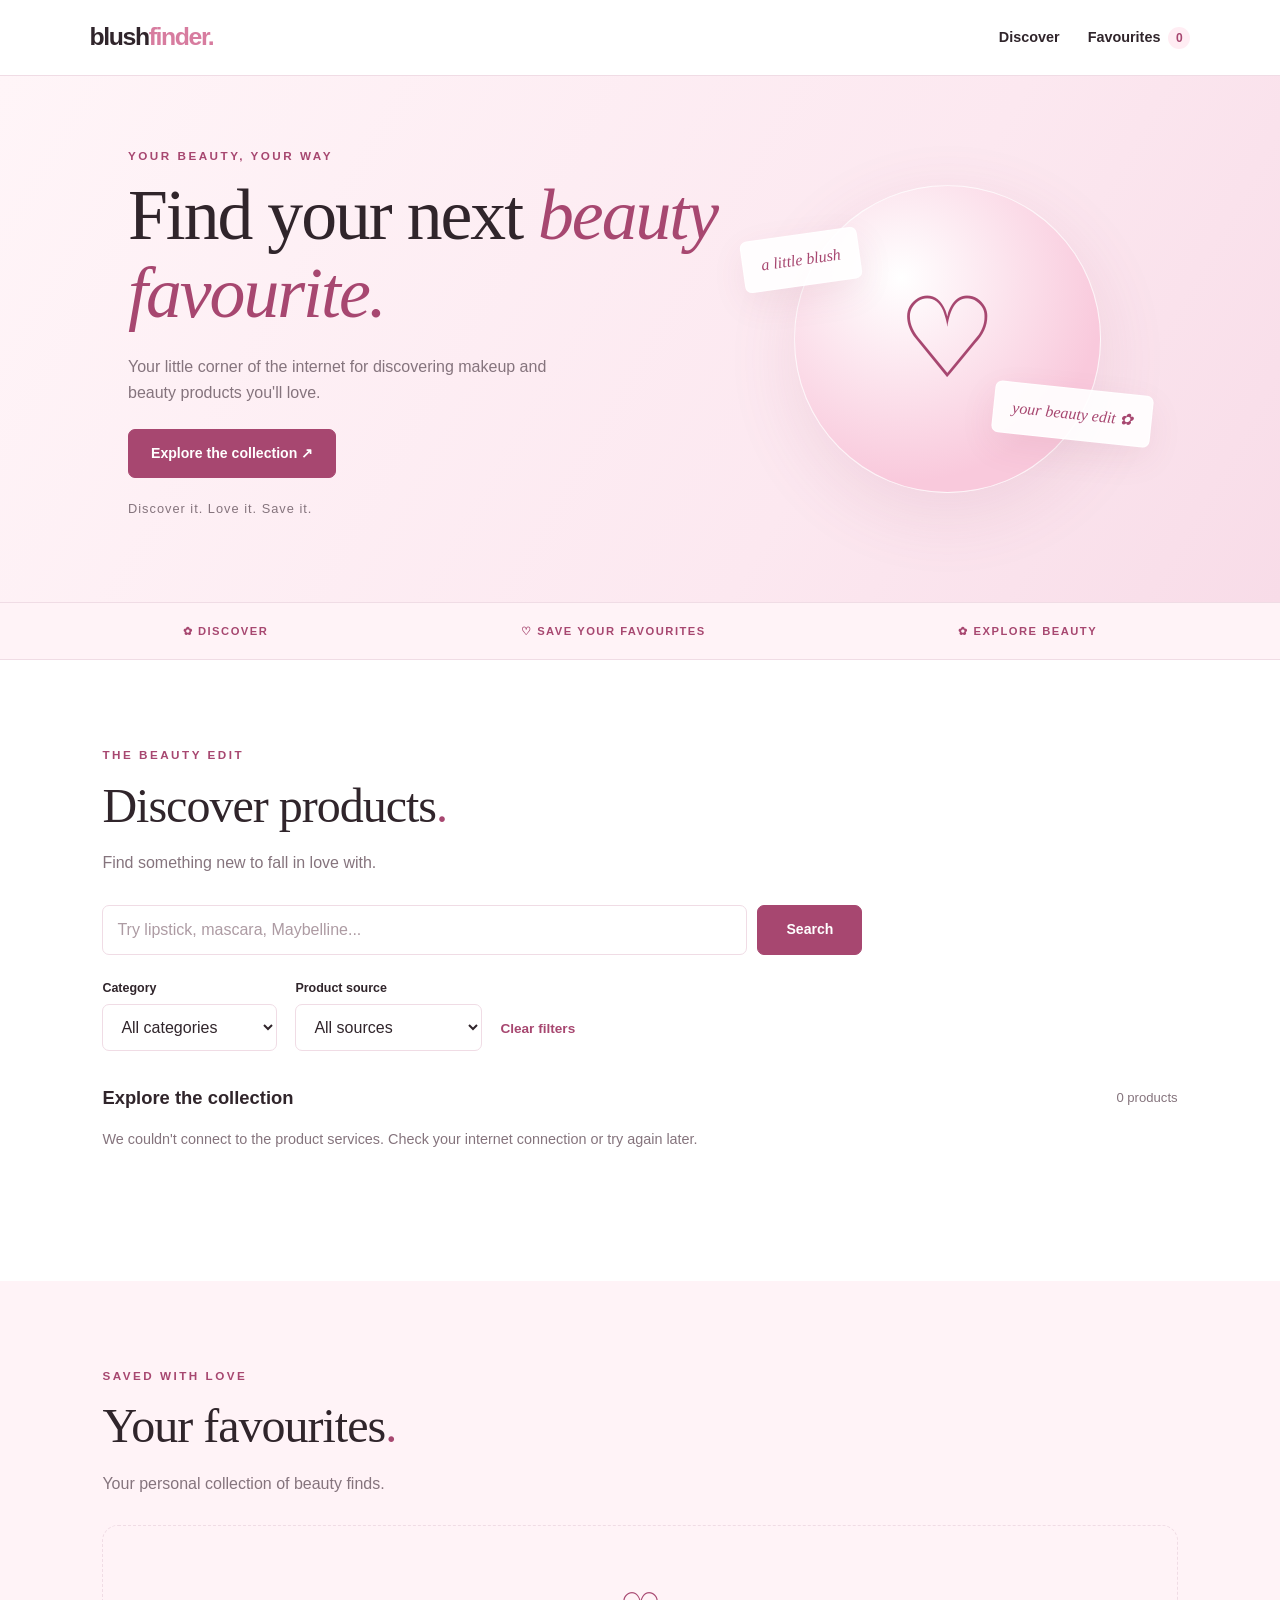
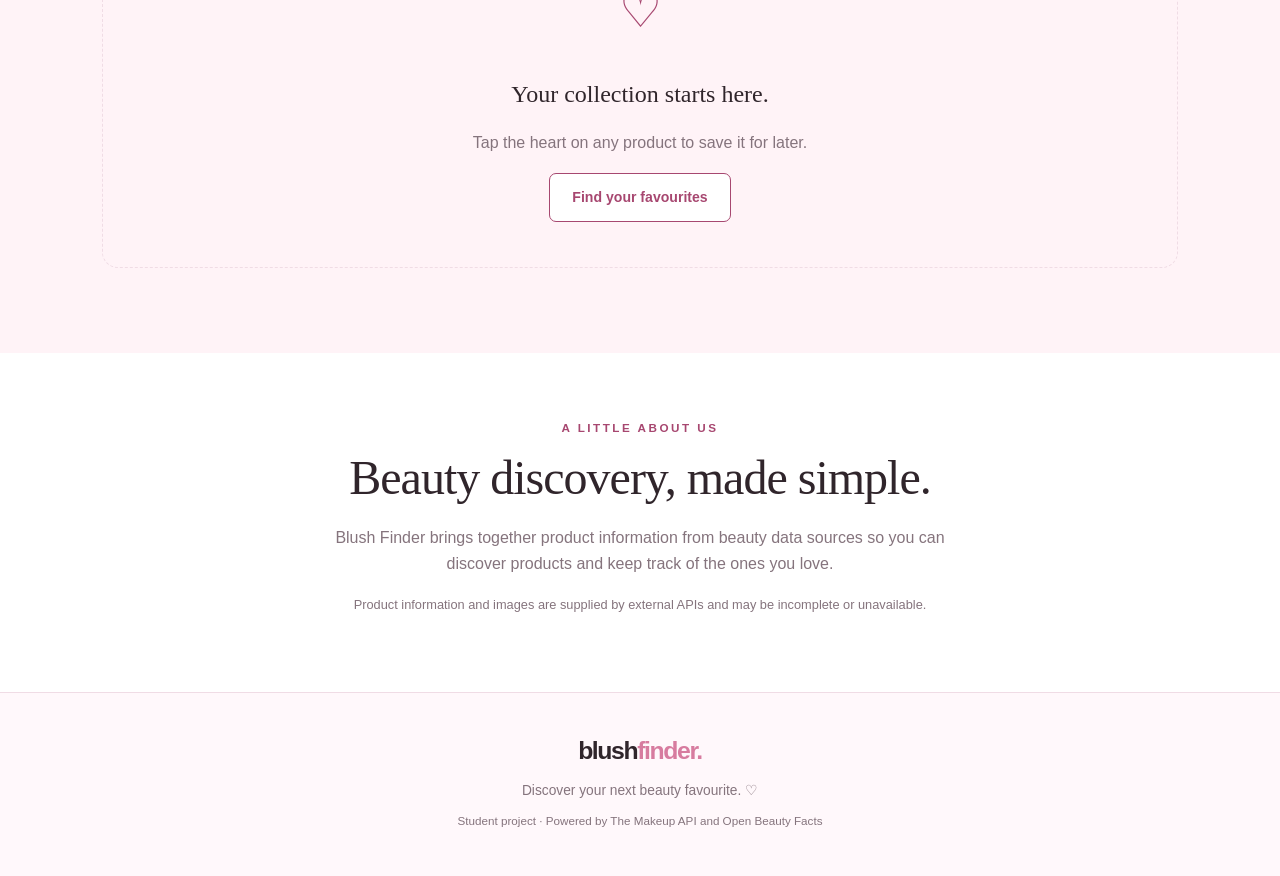
<file: makeup_finder/index.html>
<!DOCTYPE html>
<html lang="en">
<head>
  <meta charset="UTF-8">
  <meta name="viewport" content="width=device-width, initial-scale=1.0">
  <meta name="theme-color" content="#fff5f8">
  <meta name="description" content="Discover makeup and beauty products, explore product details, and save your beauty favourites with Blush Finder.">
  <title>Blush Finder — Your Beauty, Your Way</title>
  <link rel="stylesheet" href="styles.css">
  <script src="app.js" defer></script>
</head>
<body>
  <header class="site-header">
    <a class="logo" href="#home" aria-label="Blush Finder home">
      blush<span>finder.</span>
    </a>

    <nav aria-label="Main navigation">
      <a href="#discover">Discover</a>
      <a href="#favorites">Favourites <span id="favorite-count">0</span></a>
    </nav>
  </header>

  <main id="home">
    <section class="hero">
      <div class="hero-content">
        <p class="eyebrow">YOUR BEAUTY, YOUR WAY</p>
        <h1>Find your next <span>beauty favourite.</span></h1>
        <p class="hero-description">
          Your little corner of the internet for discovering makeup
          and beauty products you'll love.
        </p>
        <a class="primary-button" href="#discover">Explore the collection ↗</a>
        <p class="hero-note">Discover it. Love it. Save it.</p>
      </div>

      <div class="hero-decoration" aria-hidden="true">
        <div class="decor-circle">
          <span>♡</span>
        </div>
        <div class="decor-card decor-card-one">a little blush</div>
        <div class="decor-card decor-card-two">your beauty edit ✿</div>
      </div>
    </section>

    <section class="intro-strip" aria-label="About Blush Finder">
      <span>✿ DISCOVER</span>
      <span>♡ SAVE YOUR FAVOURITES</span>
      <span>✿ EXPLORE BEAUTY</span>
    </section>

    <section id="discover" class="section">
      <div class="section-heading">
        <p class="eyebrow">THE BEAUTY EDIT</p>
        <h2>Discover products<span>.</span></h2>
        <p>Find something new to fall in love with.</p>
      </div>

      <form id="search-form" class="search-form">
        <label class="sr-only" for="search-input">Search products</label>
        <input
          id="search-input"
          type="search"
          placeholder="Try lipstick, mascara, Maybelline..."
          autocomplete="off"
        >
        <button class="primary-button search-button" type="submit">
          Search
        </button>
      </form>

      <div class="filter-bar">
        <div class="filter-group">
          <label for="category-filter">Category</label>
          <select id="category-filter">
            <option value="all">All categories</option>
            <option value="foundation">Foundation</option>
            <option value="lipstick">Lipstick</option>
            <option value="mascara">Mascara</option>
            <option value="blush">Blush</option>
            <option value="eyeliner">Eyeliner</option>
            <option value="eyeshadow">Eyeshadow</option>
            <option value="nail_polish">Nail polish</option>
          </select>
        </div>

        <div class="filter-group">
          <label for="source-filter">Product source</label>
          <select id="source-filter">
            <option value="all">All sources</option>
            <option value="makeup">The Makeup API</option>
            <option value="openbeauty">Open Beauty Facts</option>
          </select>
        </div>

        <button id="clear-filters" class="text-button" type="button">
          Clear filters
        </button>
      </div>

      <div class="results-heading">
        <h3 id="results-title">Explore the collection</h3>
        <span id="results-count"></span>
      </div>

      <p id="status-message" class="status-message" role="status" aria-live="polite">
        Ready to discover something beautiful?
      </p>

      <div id="product-grid" class="product-grid"></div>

      <div class="load-more-wrap">
        <button id="load-more" class="secondary-button" type="button" hidden>
          Load more products
        </button>
      </div>
    </section>

    <section id="favorites" class="section favorites-section">
      <div class="section-heading">
        <p class="eyebrow">SAVED WITH LOVE</p>
        <h2>Your favourites<span>.</span></h2>
        <p>Your personal collection of beauty finds.</p>
      </div>

      <div id="favorites-grid" class="product-grid"></div>

      <div id="empty-favorites" class="empty-state">
        <div class="empty-heart" aria-hidden="true">♡</div>
        <h3>Your collection starts here.</h3>
        <p>Tap the heart on any product to save it for later.</p>
        <a class="secondary-button" href="#discover">Find your favourites</a>
      </div>
    </section>

    <section class="about-section">
      <p class="eyebrow">A LITTLE ABOUT US</p>
      <h2>Beauty discovery, made simple.</h2>
      <p>
        Blush Finder brings together product information from beauty
        data sources so you can discover products and keep track of
        the ones you love.
      </p>
      <p class="data-note">
        Product information and images are supplied by external APIs
        and may be incomplete or unavailable.
      </p>
    </section>
  </main>

  <dialog id="product-dialog" class="product-dialog">
    <button id="close-dialog" class="dialog-close" type="button"
      aria-label="Close product details">×</button>
    <div id="dialog-content"></div>
  </dialog>

  <footer class="site-footer">
    <a class="logo" href="#home">blush<span>finder.</span></a>
    <p>Discover your next beauty favourite. ♡</p>
    <p class="footer-small">
      Student project · Powered by The Makeup API and Open Beauty Facts
    </p>
  </footer>
</body>
</html>
</file>
<file: makeup_finder/styles.css>
:root {
  --pink: #e7a0bc;
  --pink-dark: #a74770;
  --pink-light: #fff3f7;
  --pink-pale: #ffedf3;
  --rose: #d77c9f;
  --text: #30252b;
  --muted: #85747d;
  --white: #ffffff;
  --border: #f0dce5;
  --shadow: 0 12px 35px rgba(135, 65, 95, 0.08);
  --radius: 16px;
}

* {
  box-sizing: border-box;
}

html {
  scroll-behavior: smooth;
  scroll-padding-top: 85px;
}

body {
  margin: 0;
  color: var(--text);
  background: var(--white);
  font-family: "Helvetica Neue", Helvetica, Arial, sans-serif;
  line-height: 1.65;
}

button,
input,
select {
  font: inherit;
}

button,
a,
select {
  -webkit-tap-highlight-color: transparent;
}

a {
  color: inherit;
  text-decoration: none;
}

button {
  cursor: pointer;
}

button:focus-visible,
a:focus-visible,
input:focus-visible,
select:focus-visible {
  outline: 3px solid var(--pink);
  outline-offset: 3px;
}

.site-header {
  position: sticky;
  top: 0;
  z-index: 10;
  display: flex;
  align-items: center;
  justify-content: space-between;
  gap: 20px;
  padding: 17px 7%;
  background: rgba(255, 255, 255, 0.96);
  border-bottom: 1px solid var(--border);
  backdrop-filter: blur(12px);
}

.logo {
  font-size: 1.55rem;
  font-weight: 800;
  letter-spacing: -1.4px;
}

.logo span {
  color: var(--rose);
}

.site-header nav {
  display: flex;
  align-items: center;
  gap: 28px;
  font-size: 0.9rem;
  font-weight: 600;
}

.site-header nav a:hover {
  color: var(--pink-dark);
}

#favorite-count {
  display: inline-flex;
  align-items: center;
  justify-content: center;
  min-width: 22px;
  height: 22px;
  margin-left: 4px;
  padding: 0 5px;
  color: var(--pink-dark);
  background: var(--pink-pale);
  border-radius: 50px;
  font-size: 0.75rem;
}

.hero {
  position: relative;
  display: grid;
  grid-template-columns: 1.2fr 0.8fr;
  align-items: center;
  min-height: 510px;
  overflow: hidden;
  padding: 70px 10%;
  background: linear-gradient(120deg, #fff5f8, #fce8f0 65%, #f8dce8);
}

.hero-content {
  position: relative;
  z-index: 1;
  max-width: 610px;
}

.eyebrow {
  margin: 0 0 12px;
  color: var(--pink-dark);
  font-size: 0.73rem;
  font-weight: 800;
  letter-spacing: 2.5px;
}

.hero h1 {
  margin: 0;
  font-family: Georgia, "Times New Roman", serif;
  font-size: clamp(2.8rem, 5.6vw, 5rem);
  font-weight: 400;
  letter-spacing: -2px;
  line-height: 1.08;
}

.hero h1 span {
  color: var(--pink-dark);
  font-style: italic;
}

.hero-description {
  max-width: 450px;
  margin: 22px 0;
  color: var(--muted);
  font-size: 1rem;
}

.primary-button,
.secondary-button {
  display: inline-flex;
  align-items: center;
  justify-content: center;
  gap: 8px;
  min-height: 46px;
  padding: 12px 22px;
  border: 1px solid var(--pink-dark);
  border-radius: 7px;
  font-size: 0.88rem;
  font-weight: 700;
  transition: transform 0.2s, background 0.2s;
}

.primary-button {
  color: var(--white);
  background: var(--pink-dark);
}

.secondary-button {
  color: var(--pink-dark);
  background: var(--white);
}

.primary-button:hover,
.secondary-button:hover {
  transform: translateY(-2px);
}

.primary-button:hover {
  background: #8e345b;
}

.secondary-button:hover {
  background: var(--pink-light);
}

.hero-note {
  margin-top: 20px;
  color: var(--muted);
  font-size: 0.8rem;
  letter-spacing: 1px;
}

.hero-decoration {
  position: relative;
  display: grid;
  place-items: center;
  min-height: 300px;
}

.decor-circle {
  display: grid;
  place-items: center;
  width: clamp(190px, 24vw, 310px);
  aspect-ratio: 1;
  color: var(--pink-dark);
  background: radial-gradient(circle at 35% 30%, #fff, #f9c9dc 70%);
  border: 1px solid rgba(255, 255, 255, 0.8);
  border-radius: 50%;
  box-shadow: 0 20px 70px rgba(164, 71, 112, 0.12);
}

.decor-circle span {
  font-family: Georgia, serif;
  font-size: 7rem;
}

.decor-card {
  position: absolute;
  padding: 12px 18px;
  color: var(--pink-dark);
  background: rgba(255, 255, 255, 0.9);
  border: 1px solid rgba(255, 255, 255, 0.8);
  border-radius: 7px;
  box-shadow: var(--shadow);
  font-family: Georgia, serif;
  font-style: italic;
}

.decor-card-one {
  top: 16%;
  left: 0;
  transform: rotate(-8deg);
}

.decor-card-two {
  right: 0;
  bottom: 17%;
  transform: rotate(6deg);
}

.intro-strip {
  display: flex;
  justify-content: space-around;
  gap: 15px;
  padding: 19px 5%;
  color: var(--pink-dark);
  background: var(--pink-light);
  border-top: 1px solid var(--border);
  border-bottom: 1px solid var(--border);
  font-size: 0.7rem;
  font-weight: 800;
  letter-spacing: 1.5px;
  text-align: center;
}

.section {
  padding: 85px 8%;
}

.section-heading {
  margin-bottom: 28px;
}

.section-heading h2,
.about-section h2 {
  margin: 0;
  font-family: Georgia, "Times New Roman", serif;
  font-size: clamp(2rem, 4vw, 3rem);
  font-weight: 400;
  letter-spacing: -1px;
  line-height: 1.2;
}

.section-heading h2 span {
  color: var(--pink-dark);
}

.section-heading > p:last-child {
  margin-bottom: 0;
  color: var(--muted);
}

.search-form {
  display: flex;
  gap: 10px;
  max-width: 760px;
}

.search-form input,
.filter-group select {
  width: 100%;
  min-width: 0;
  min-height: 47px;
  padding: 11px 14px;
  color: var(--text);
  background: var(--white);
  border: 1px solid var(--border);
  border-radius: 7px;
}

.search-form input {
  flex: 1;
}

.search-form input::placeholder {
  color: #ad9ba3;
}

.search-button {
  min-width: 105px;
}

.filter-bar {
  display: flex;
  align-items: end;
  flex-wrap: wrap;
  gap: 18px;
  margin: 23px 0 32px;
}

.filter-group {
  display: grid;
  gap: 5px;
  min-width: 175px;
}

.filter-group label {
  font-size: 0.78rem;
  font-weight: 700;
}

.text-button {
  padding: 10px 0;
  color: var(--pink-dark);
  background: transparent;
  border: none;
  font-size: 0.85rem;
  font-weight: 700;
}

.text-button:hover {
  text-decoration: underline;
}

.results-heading {
  display: flex;
  align-items: center;
  justify-content: space-between;
  gap: 15px;
  margin-bottom: 15px;
}

.results-heading h3 {
  margin: 0;
  font-size: 1.15rem;
}

#results-count {
  color: var(--muted);
  font-size: 0.82rem;
}

.status-message {
  color: var(--muted);
  font-size: 0.9rem;
}

.product-grid {
  display: grid;
  grid-template-columns: repeat(3, minmax(0, 1fr));
  gap: 24px;
}

.product-card {
  min-width: 0;
  overflow: hidden;
  background: var(--white);
  border: 1px solid var(--border);
  border-radius: var(--radius);
  box-shadow: 0 5px 20px rgba(135, 65, 95, 0.035);
  transition: transform 0.2s, box-shadow 0.2s;
}

.product-card:hover {
  transform: translateY(-4px);
  box-shadow: var(--shadow);
}

.product-image-wrap {
  position: relative;
  display: grid;
  place-items: center;
  height: 240px;
  overflow: hidden;
  background: linear-gradient(145deg, #fff7fa, #f9e8ef);
}

.product-image {
  width: 100%;
  height: 100%;
  padding: 14px;
  object-fit: contain;
}

.image-placeholder {
  display: grid;
  place-items: center;
  width: 100%;
  height: 100%;
  color: var(--pink-dark);
  font-family: Georgia, serif;
  font-size: 4rem;
}

.source-badge {
  position: absolute;
  bottom: 10px;
  left: 10px;
  max-width: calc(100% - 20px);
  padding: 5px 9px;
  overflow: hidden;
  color: var(--pink-dark);
  background: rgba(255, 255, 255, 0.94);
  border-radius: 5px;
  font-size: 0.65rem;
  font-weight: 700;
  text-overflow: ellipsis;
  white-space: nowrap;
}

.favorite-button {
  position: absolute;
  top: 10px;
  right: 10px;
  display: grid;
  place-items: center;
  width: 38px;
  height: 38px;
  color: var(--pink-dark);
  background: var(--white);
  border: 1px solid var(--border);
  border-radius: 50%;
  font-size: 1.35rem;
  transition: background 0.2s, transform 0.2s;
}

.favorite-button:hover {
  transform: scale(1.08);
}

.favorite-button.is-favorite {
  color: var(--white);
  background: var(--pink-dark);
}

.product-info {
  display: flex;
  flex-direction: column;
  align-items: flex-start;
  min-height: 190px;
  padding: 17px;
}

.product-category {
  margin: 0 0 7px;
  color: var(--pink-dark);
  font-size: 0.68rem;
  font-weight: 800;
  letter-spacing: 1.3px;
  text-transform: uppercase;
}

.product-name {
  margin: 0;
  font-family: Georgia, "Times New Roman", serif;
  font-size: 1.18rem;
  font-weight: 400;
  line-height: 1.35;
  overflow-wrap: anywhere;
}

.product-brand {
  margin: 7px 0;
  color: var(--muted);
  font-size: 0.82rem;
}

.product-price {
  margin: 3px 0 12px;
  color: var(--pink-dark);
  font-size: 0.92rem;
  font-weight: 700;
}

.product-actions {
  display: flex;
  gap: 10px;
  width: 100%;
  margin-top: auto;
  padding-top: 10px;
}

.details-button {
  flex: 1;
  padding: 9px 12px;
  color: var(--pink-dark);
  background: var(--pink-light);
  border: 1px solid var(--border);
  border-radius: 6px;
  font-size: 0.82rem;
  font-weight: 700;
}

.details-button:hover {
  background: var(--pink-pale);
}

.empty-state,
.error-state {
  padding: 45px 20px;
  color: var(--muted);
  text-align: center;
  background: var(--pink-light);
  border: 1px dashed var(--border);
  border-radius: var(--radius);
}

.empty-state h3,
.error-state h3 {
  margin-bottom: 5px;
  color: var(--text);
  font-family: Georgia, serif;
  font-size: 1.5rem;
  font-weight: 400;
}

.empty-heart {
  color: var(--pink-dark);
  font-size: 3rem;
}

.load-more-wrap {
  display: flex;
  justify-content: center;
  margin-top: 30px;
}

[hidden] {
  display: none !important;
}

.favorites-section {
  background: var(--pink-light);
}

.favorites-section .product-card {
  background: var(--white);
}

.about-section {
  max-width: 850px;
  margin: 0 auto;
  padding: 65px 8%;
  text-align: center;
}

.about-section h2 {
  margin-bottom: 18px;
}

.about-section > p:not(.eyebrow) {
  color: var(--muted);
}

.about-section .data-note {
  font-size: 0.8rem;
}

.site-footer {
  padding: 38px 6%;
  text-align: center;
  background: #fff8fb;
  border-top: 1px solid var(--border);
}

.site-footer .logo {
  display: inline-block;
}

.site-footer p {
  margin: 8px 0;
  color: var(--muted);
  font-size: 0.86rem;
}

.site-footer .footer-small {
  font-size: 0.73rem;
}

.sr-only {
  position: absolute;
  width: 1px;
  height: 1px;
  padding: 0;
  margin: -1px;
  overflow: hidden;
  clip: rect(0, 0, 0, 0);
  white-space: nowrap;
  border: 0;
}

.product-dialog {
  position: fixed;
  width: min(680px, calc(100% - 28px));
  max-width: 680px;
  max-height: 85vh;
  padding: 30px;
  overflow-y: auto;
  color: var(--text);
  background: var(--white);
  border: 1px solid var(--border);
  border-radius: 18px;
  box-shadow: 0 20px 90px rgba(50, 20, 35, 0.25);
}

.product-dialog::backdrop {
  background: rgba(48, 25, 37, 0.5);
  backdrop-filter: blur(4px);
}

.dialog-close {
  position: sticky;
  top: 0;
  float: right;
  width: 36px;
  height: 36px;
  margin: -12px -12px 0 10px;
  color: var(--text);
  background: var(--pink-light);
  border: none;
  border-radius: 50%;
  font-size: 1.5rem;
}

.dialog-product-image {
  display: block;
  width: 100%;
  max-height: 260px;
  margin: 5px auto 20px;
  object-fit: contain;
}

.dialog-product-title {
  margin: 8px 0;
  font-family: Georgia, serif;
  font-size: 2rem;
  font-weight: 400;
  line-height: 1.2;
}

.dialog-description {
  color: var(--muted);
  overflow-wrap: anywhere;
}

.dialog-meta {
  padding: 15px 0;
  border-top: 1px solid var(--border);
  border-bottom: 1px solid var(--border);
}

.dialog-meta p {
  margin: 5px 0;
}

.dialog-link {
  display: inline-block;
  margin-top: 15px;
  color: var(--pink-dark);
  font-weight: 700;
  text-decoration: underline;
}

@media (min-width: 1100px) {
  .product-grid {
    grid-template-columns: repeat(4, minmax(0, 1fr));
  }
}

@media (max-width: 760px) {
  .site-header {
    padding: 15px 5%;
  }

  .site-header nav {
    gap: 14px;
    font-size: 0.82rem;
  }

  .hero {
    grid-template-columns: 1fr;
    padding: 60px 7% 35px;
    text-align: center;
  }

  .hero-content {
    margin: 0 auto;
  }

  .hero-description {
    margin-right: auto;
    margin-left: auto;
  }

  .hero-decoration {
    min-height: 250px;
  }

  .decor-circle {
    width: 205px;
  }

  .decor-circle span {
    font-size: 5rem;
  }

  .decor-card-one {
    left: 10%;
  }

  .decor-card-two {
    right: 7%;
  }

  .section {
    padding: 60px 5%;
  }

  .product-grid {
    grid-template-columns: repeat(2, minmax(0, 1fr));
    gap: 15px;
  }

  .product-image-wrap {
    height: 200px;
  }

  .product-info {
    padding: 12px;
  }

  .filter-bar {
    align-items: stretch;
    gap: 12px;
  }

  .filter-group {
    flex: 1;
    min-width: 145px;
  }

  .intro-strip {
    flex-wrap: wrap;
    font-size: 0.62rem;
  }
}

@media (max-width: 430px) {
  .site-header {
    flex-wrap: wrap;
  }

  .site-header nav {
    gap: 12px;
  }

  .logo {
    font-size: 1.35rem;
  }

  .hero h1 {
    font-size: 2.8rem;
  }

  .product-grid {
    grid-template-columns: 1fr;
  }

  .product-image-wrap {
    height: 260px;
  }

  .search-form {
    flex-direction: column;
  }

  .search-button {
    width: 100%;
  }

  .filter-group {
    min-width: 100%;
  }

  .results-heading {
    align-items: flex-start;
    flex-direction: column;
    gap: 3px;
  }

  .product-dialog {
    padding: 22px;
  }

  .dialog-product-title {
    font-size: 1.7rem;
  }
}

@media (prefers-reduced-motion: reduce) {
  *,
  *::before,
  *::after {
    scroll-behavior: auto !important;
    transition-duration: 0.01ms !important;
    animation-duration: 0.01ms !important;
  }
}
</file>
